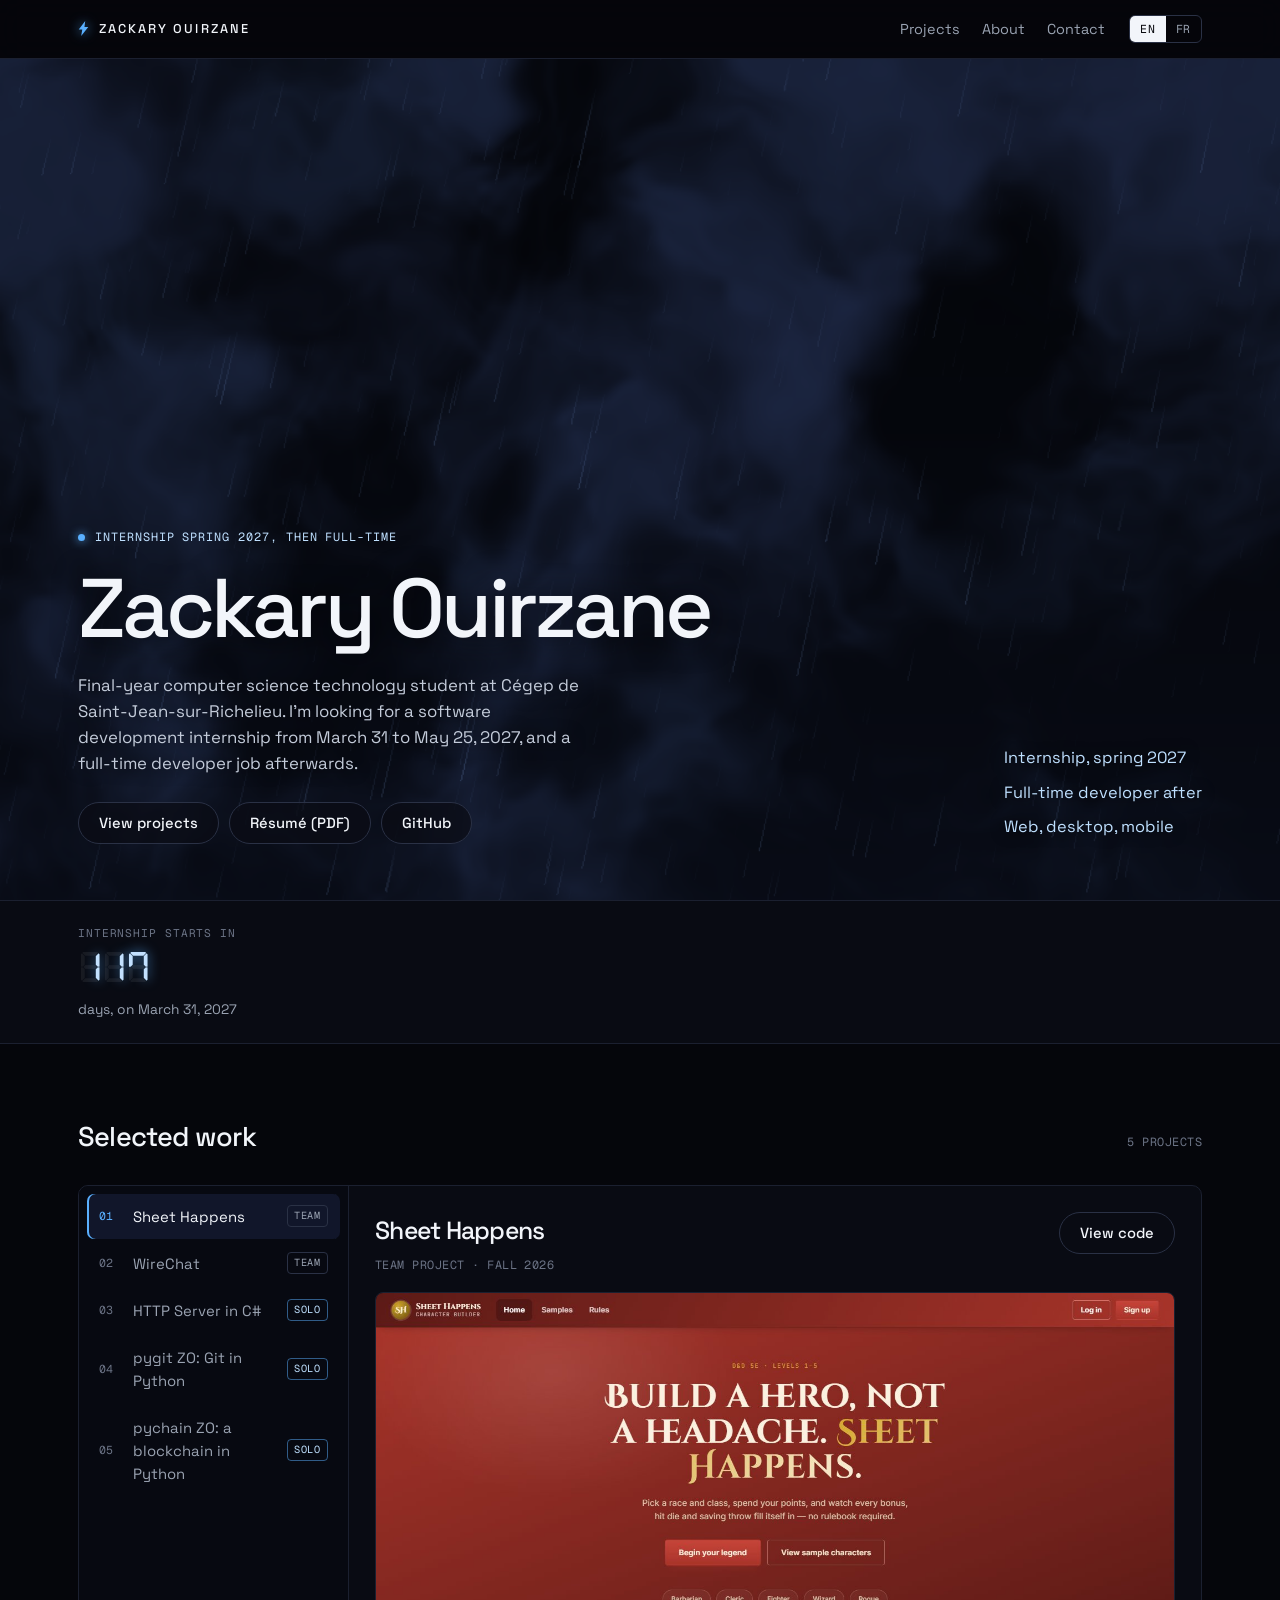
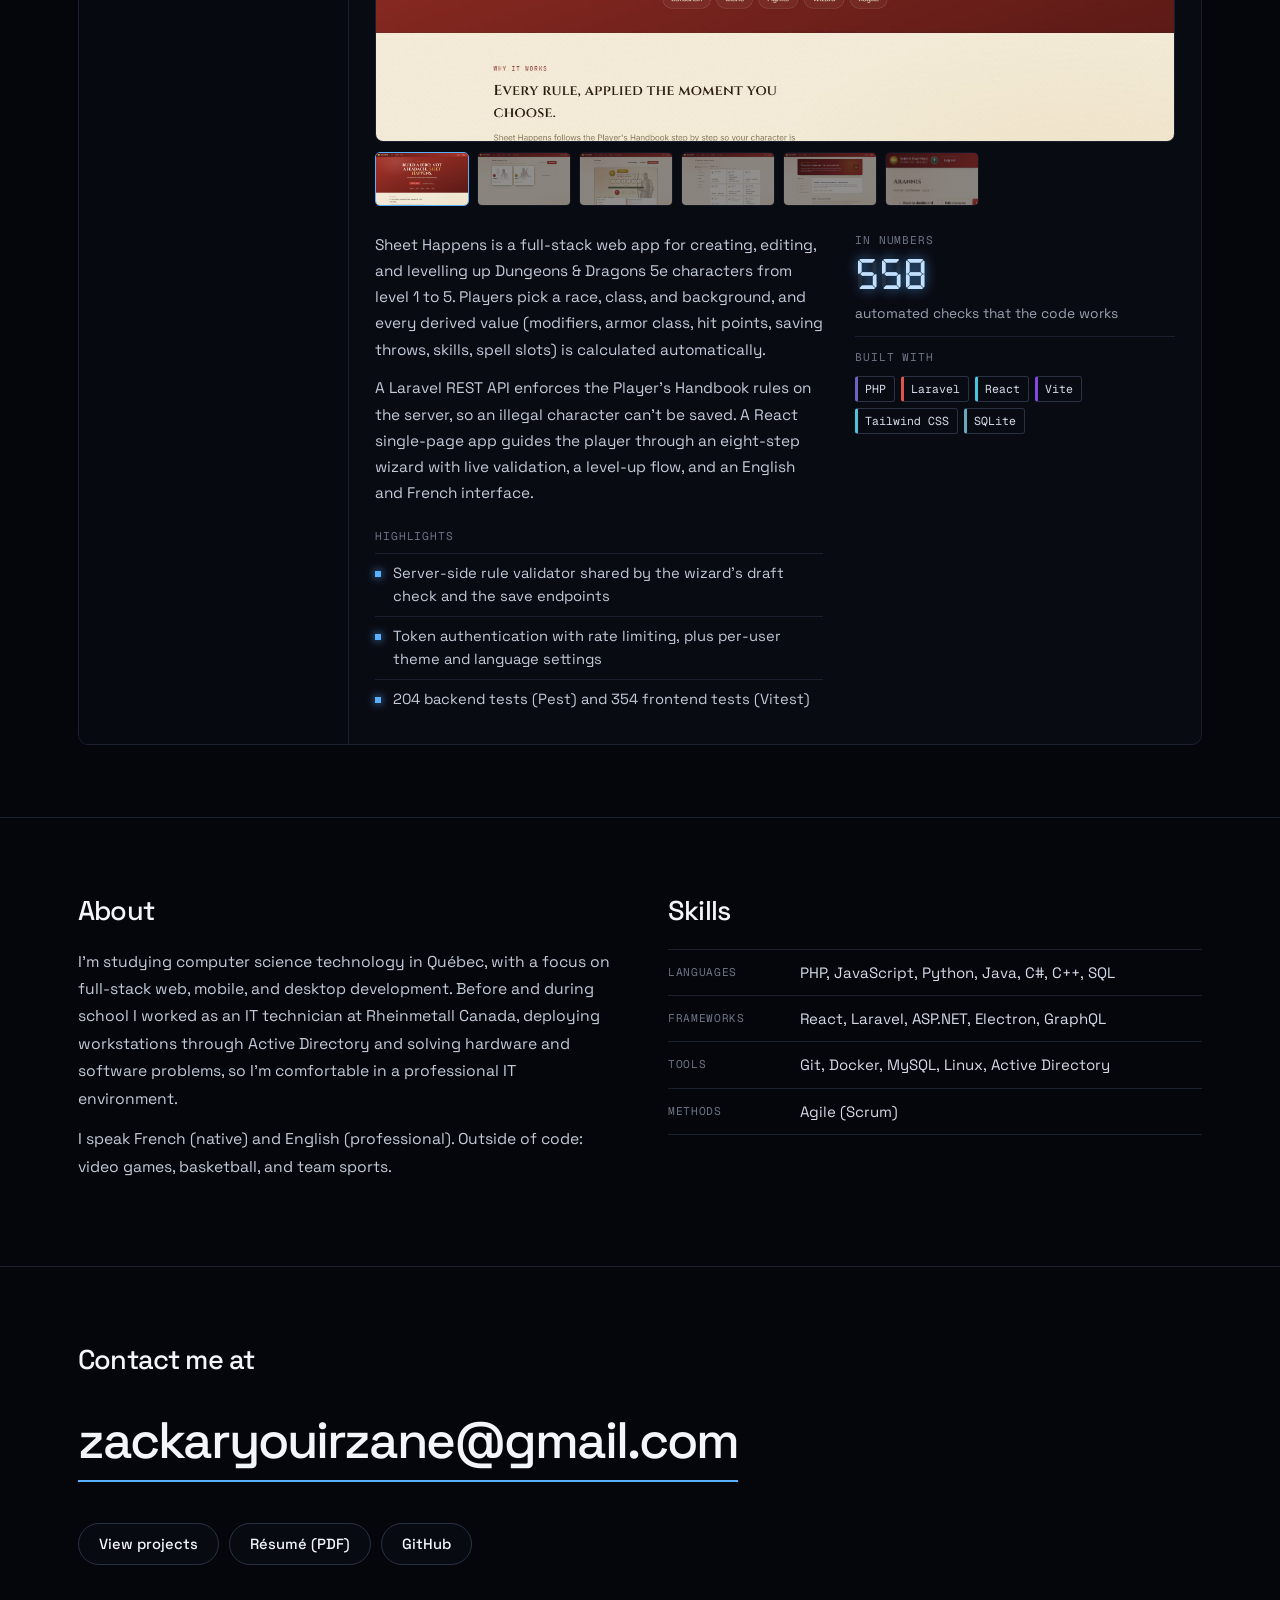
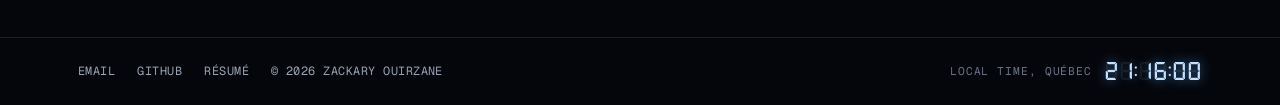
<file: index.html>
<!doctype html>
<html lang="en">
<head>
<meta charset="utf-8">
<meta name="viewport" content="width=device-width, initial-scale=1">
<title>Zackary Ouirzane — Developer</title>
<meta name="description" content="Portfolio of Zackary Ouirzane, a computer science technology student seeking a software development internship in spring 2027 and a developer job afterwards.">
<meta name="theme-color" content="#05060B">
<script type="importmap">
{ "imports": { "three": "./vendor/three/three.module.min.js", "three/addons/": "./vendor/three/addons/" } }
</script>
<link rel="stylesheet" href="styles.css">
</head>
<body>

<header class="nav">
  <div class="wrap nav-inner">
    <a class="brand" href="#top">
      <svg class="bolt" viewBox="0 0 16 22" aria-hidden="true"><path d="M10.5 0 1 12.5h5.2L4.6 22 15 8.8H9.4z" fill="currentColor"/></svg>
      <span>ZACKARY OUIRZANE</span>
    </a>
    <div class="nav-right">
      <nav aria-label="Main">
        <a href="#projects" data-i18n="navProjects"></a>
        <a href="#about" data-i18n="navAbout"></a>
        <a href="#contact" data-i18n="navContact"></a>
      </nav>
      <div class="lang" role="group" aria-label="Language / Langue">
        <button type="button" data-lang="en">EN</button>
        <button type="button" data-lang="fr">FR</button>
      </div>
    </div>
  </div>
</header>

<main id="top">

  <section class="hero" id="hero">
    <canvas id="storm" aria-hidden="true"></canvas>
    <div class="glow-fallback"></div>
    <div class="wrap hero-body">
      <div class="hero-text">
        <p class="status"><span class="dot" aria-hidden="true"></span><span data-i18n="status"></span></p>
        <h1>Zackary Ouirzane</h1>
        <p class="lead" data-i18n="lead"></p>
        <p class="actions">
          <a class="btn btn-main" href="#projects" data-i18n="viewProjects"></a>
          <a class="btn" href="resume-en.pdf" data-resume data-i18n="resume"></a>
          <a class="btn" href="https://github.com/Gothrick" rel="noopener">GitHub</a>
        </p>
      </div>
      <ul class="hero-facts">
        <li data-i18n="heroFact1"></li>
        <li data-i18n="heroFact2"></li>
        <li data-i18n="heroFact3"></li>
      </ul>
    </div>
  </section>

  <section class="readouts" aria-label="At a glance">
    <div class="wrap readouts-grid">
      <div class="readout">
        <div class="label" data-i18n="statStartLabel"></div>
        <span class="seg" id="stat-days" data-ghost="888">000</span>
        <div class="sub" data-i18n="statStartSub"></div>
      </div>
    </div>
  </section>

  <section id="projects" class="section">
    <div class="wrap">
      <div class="section-head">
        <h2 data-i18n="selectedWork"></h2>
        <span class="mono muted" id="projects-count"></span>
      </div>
      <div class="workbench">
        <div class="tablist" role="tablist" aria-orientation="vertical" id="tablist" aria-label="Projects"></div>
        <div class="panel" role="tabpanel" id="panel" tabindex="0"></div>
      </div>
    </div>
  </section>

  <section id="about" class="section">
    <div class="wrap two-col">
      <div>
        <h2 data-i18n="aboutTitle"></h2>
        <p data-i18n="aboutP1"></p>
        <p data-i18n="aboutP2"></p>
      </div>
      <div>
        <h2 data-i18n="skillsTitle"></h2>
        <dl class="skills" id="skills"></dl>
      </div>
    </div>
  </section>

  <section id="contact" class="section contact">
    <div class="wrap">
      <h2 data-i18n="contactTitle"></h2>
      <p><a class="email" href="mailto:zackaryouirzane@gmail.com">zackaryouirzane@gmail.com</a></p>
      <p class="actions">
        <a class="btn btn-main" href="#projects" data-i18n="viewProjects"></a>
        <a class="btn" href="resume-en.pdf" data-resume data-i18n="resume"></a>
        <a class="btn" href="https://github.com/Gothrick" rel="noopener">GitHub</a>
      </p>
    </div>
  </section>

</main>

<footer class="footer">
  <div class="wrap footer-inner">
    <div class="footer-links mono">
      <a href="mailto:zackaryouirzane@gmail.com">Email</a>
      <a href="https://github.com/Gothrick" rel="noopener">GitHub</a>
      <a href="resume-en.pdf" data-resume data-i18n="resumeShort"></a>
      <span>© <span id="year"></span> Zackary Ouirzane</span>
    </div>
    <div class="clock">
      <span class="label" data-i18n="clockLabel"></span>
      <span class="seg" id="clock" data-ghost="88:88:88" aria-hidden="true">00:00:00</span>
    </div>
  </div>
</footer>

<script src="i18n.js"></script>
<script src="projects.js"></script>
<script src="auto-projects.js"></script>
<script src="script.js"></script>
<script type="module" src="storm.js"></script>
<noscript><p style="text-align:center;padding:2rem">This site needs JavaScript. Find my work on <a href="https://github.com/Gothrick">GitHub</a> or write to <a href="mailto:zackaryouirzane@gmail.com">zackaryouirzane@gmail.com</a>.</p></noscript>
</body>
</html>
</file>
<file: styles.css>
@font-face { font-family: "Geist Mono"; font-weight: 400; font-display: swap; src: url(fonts/geist-mono-latin-400-normal.woff2) format("woff2"); }
@font-face { font-family: "Geist Mono"; font-weight: 500; font-display: swap; src: url(fonts/geist-mono-latin-500-normal.woff2) format("woff2"); }
@font-face { font-family: "Space Grotesk"; font-weight: 400; font-display: swap; src: url(fonts/space-grotesk-latin-400-normal.woff2) format("woff2"); }
@font-face { font-family: "Space Grotesk"; font-weight: 500; font-display: swap; src: url(fonts/space-grotesk-latin-500-normal.woff2) format("woff2"); }
@font-face { font-family: "DSEG7"; font-weight: 700; font-display: swap; src: url(fonts/DSEG7Classic-Bold.woff2) format("woff2"); }

:root {
  --bg: #05060B;
  --panel: #090B13;
  --panel-2: #0D1019;
  --line: #1B2030;
  --line-2: #2A3145;
  --text: #F2F5FA;
  --soft: #9AA3B2;
  --faint: #6B7385;
  --blue: #5AB0FF;
  --ice: #BFE0FF;
  --sans: "Space Grotesk", system-ui, -apple-system, "Segoe UI", Roboto, sans-serif;
  --mono: "Geist Mono", ui-monospace, Consolas, Menlo, monospace;
  --seg: "DSEG7", var(--mono);
}

* { box-sizing: border-box; }
html { scroll-behavior: smooth; scrollbar-width: thin; scrollbar-color: var(--line-2) var(--bg); }
@media (prefers-reduced-motion: reduce) { html { scroll-behavior: auto; } }
body { margin: 0; background: var(--bg); color: var(--text); font-family: var(--sans); line-height: 1.55; -webkit-font-smoothing: antialiased; }
a { color: inherit; text-decoration: none; }
:focus-visible { outline: 2px solid var(--blue); outline-offset: 3px; }
h1, h2, h3 { font-weight: 500; margin: 0; letter-spacing: -0.03em; }
p { margin: 0 0 0.8rem; }
.wrap { max-width: 1180px; margin-inline: auto; padding-inline: 28px; }
.mono { font-family: var(--mono); font-size: 0.74rem; letter-spacing: 0.04em; text-transform: uppercase; }
.muted { color: var(--faint); }
.label { font-family: var(--mono); font-size: 0.7rem; letter-spacing: 0.08em; text-transform: uppercase; color: var(--faint); margin-bottom: 10px; }

/* segment-display numbers, in lightning blue */
.seg { font-family: var(--seg); font-weight: 700; color: var(--ice); position: relative; display: inline-block; line-height: 1; white-space: pre; font-size: 1.9rem; text-shadow: 0 0 12px rgba(90, 176, 255, 0.75); }
.seg::before { content: attr(data-ghost); position: absolute; left: 0; top: 0; color: #fff; opacity: 0.06; text-shadow: none; }

/* nav */
.nav { position: sticky; top: 0; z-index: 20; background: rgba(5, 6, 11, 0.6); backdrop-filter: blur(14px); border-bottom: 1px solid var(--line); }
.nav-inner { display: flex; justify-content: space-between; align-items: center; min-height: 58px; gap: 16px; }
.brand { display: flex; align-items: center; gap: 10px; font-size: 0.8rem; letter-spacing: 0.16em; font-weight: 500; }
.bolt { width: 11px; height: 15px; color: var(--blue); filter: drop-shadow(0 0 6px rgba(90, 176, 255, 0.8)); }
.nav-right { display: flex; align-items: center; gap: 24px; }
.nav nav { display: flex; gap: 22px; font-size: 0.9rem; color: var(--soft); }
.nav nav a:hover { color: var(--text); }
.lang { display: flex; border: 1px solid var(--line-2); border-radius: 6px; overflow: hidden; font-family: var(--mono); }
.lang button { all: unset; cursor: pointer; font-size: 0.72rem; letter-spacing: 0.06em; padding: 4px 10px; color: var(--soft); }
.lang button[aria-pressed="true"] { background: var(--text); color: var(--bg); }
.lang button:focus-visible { outline: 2px solid var(--blue); outline-offset: -2px; }

/* hero */
.hero { position: relative; min-height: calc(100vh - 58px); min-height: calc(100svh - 58px); overflow: hidden; display: flex; align-items: flex-end; border-bottom: 1px solid var(--line); }
.hero canvas { position: absolute; inset: 0; width: 100%; height: 100%; display: block; pointer-events: none; }
.glow-fallback { position: absolute; inset: 0; background: radial-gradient(60% 50% at 62% 40%, rgba(90, 176, 255, 0.25), rgba(90, 176, 255, 0) 70%); display: none; }
.no-gl .glow-fallback { display: block; }
.hero-body { position: relative; z-index: 2; width: 100%; display: grid; grid-template-columns: minmax(0, 1.25fr) minmax(0, 0.75fr); gap: 40px; align-items: end; padding-block: 0 56px; pointer-events: none; }
.hero-body a { pointer-events: auto; }
.status { display: flex; align-items: center; gap: 10px; font-family: var(--mono); font-size: 0.74rem; letter-spacing: 0.08em; text-transform: uppercase; color: var(--ice); margin-bottom: 20px; }
.dot { width: 7px; height: 7px; border-radius: 50%; background: var(--blue); box-shadow: 0 0 10px var(--blue); }
h1 { font-size: clamp(2.6rem, 6.6vw, 5.2rem); line-height: 1; letter-spacing: -0.045em; margin-bottom: 22px; text-shadow: 0 2px 30px rgba(5, 6, 11, 0.85); }
.lead { color: #C3CBD9; max-width: 520px; font-size: 1.05rem; text-shadow: 0 1px 16px rgba(5, 6, 11, 0.9); margin-bottom: 26px; }
.actions { display: flex; flex-wrap: wrap; gap: 10px; margin: 0; }
.btn { display: inline-block; font: 500 0.92rem var(--sans); padding: 11px 20px; border-radius: 999px; border: 1px solid var(--line-2); background: rgba(10, 12, 20, 0.7); color: var(--text); transition: border-color 0.2s, box-shadow 0.2s, background 0.2s; cursor: pointer; }
.btn:hover { border-color: var(--blue); box-shadow: 0 0 18px rgba(90, 176, 255, 0.3); }
.btn-main { background: rgba(10, 12, 20, 0.7); }
.hero-facts { list-style: none; margin: 0; padding: 0; justify-self: end; font-size: 1.02rem; line-height: 2.1; color: var(--ice); text-shadow: 0 1px 14px rgba(5, 6, 11, 0.9); }

/* readouts */
.readouts { border-bottom: 1px solid var(--line); background: var(--panel); }
.readouts-grid { display: block; }
.readout { padding: 24px 0; }
.readout .sub { font-size: 0.86rem; color: var(--soft); margin-top: 10px; line-height: 1.4; }

/* sections */
.section { padding-block: 72px; border-bottom: 1px solid var(--line); scroll-margin-top: 58px; }
.section-head { display: flex; justify-content: space-between; align-items: baseline; margin-bottom: 26px; }
h2 { font-size: 1.7rem; margin-bottom: 16px; }
.section-head h2 { margin: 0; }

/* projects: tab list on the left, the selected project on the right */
.workbench { display: grid; grid-template-columns: 270px minmax(0, 1fr); border: 1px solid var(--line); border-radius: 10px; overflow: hidden; background: var(--panel); }
.tablist { display: flex; flex-direction: column; border-right: 1px solid var(--line); background: #070911; padding: 8px; gap: 2px; }
.tab { all: unset; box-sizing: border-box; cursor: pointer; display: grid; grid-template-columns: 26px 1fr auto; align-items: center; gap: 8px; padding: 11px 12px; border-radius: 7px; color: var(--soft); font-size: 0.93rem; position: relative; }
.tab .idx { font-family: var(--mono); font-size: 0.72rem; color: var(--faint); }
.tab:hover { background: #0C0F1A; color: var(--text); }
.tab[aria-selected="true"] { background: #11162A; color: var(--text); box-shadow: inset 2px 0 0 var(--blue); }
.tab[aria-selected="true"] .idx { color: var(--blue); }
.tab:focus-visible { outline: 2px solid var(--blue); outline-offset: -2px; }
.kind { font-family: var(--mono); font-size: 0.64rem; letter-spacing: 0.08em; text-transform: uppercase; padding: 2px 6px; border: 1px solid var(--line-2); border-radius: 4px; color: var(--soft); }
.kind.solo { color: var(--ice); border-color: rgba(90, 176, 255, 0.5); }

.panel { padding: 26px; min-width: 0; outline: none; }
.panel-head { display: flex; justify-content: space-between; align-items: flex-start; gap: 16px; margin-bottom: 18px; flex-wrap: wrap; }
.panel-head h3 { font-size: 1.55rem; }
.panel-head .meta { font-family: var(--mono); font-size: 0.74rem; letter-spacing: 0.04em; text-transform: uppercase; color: var(--faint); margin-top: 6px; }
.shot { aspect-ratio: 16 / 9; background: #0A0D16; border: 1px solid var(--line); border-radius: 8px; display: flex; align-items: center; justify-content: center; color: var(--faint); font-family: var(--mono); font-size: 0.74rem; overflow: hidden; }
.shot img { width: 100%; height: 100%; object-fit: cover; object-position: top; display: block; }
.thumbs { display: flex; gap: 8px; margin: 10px 0 22px; overflow-x: auto; padding-bottom: 4px; scrollbar-width: thin; }
.thumb { all: unset; cursor: pointer; flex: 0 0 92px; aspect-ratio: 16 / 9; border: 1px solid var(--line); border-radius: 5px; overflow: hidden; opacity: 0.55; transition: opacity 0.15s, border-color 0.15s; }
.thumb img { width: 100%; height: 100%; object-fit: cover; object-position: top; display: block; }
.thumb:hover { opacity: 0.9; }
.thumb[aria-current="true"] { opacity: 1; border-color: var(--blue); }
.thumb:focus-visible { outline: 2px solid var(--blue); outline-offset: 2px; }
.panel-cols { display: grid; grid-template-columns: minmax(0, 1.4fr) minmax(0, 1fr); gap: 32px; }
.prose p { font-size: 0.96rem; color: #C3CBD9; line-height: 1.7; }
.sub-h { font-family: var(--mono); font-size: 0.7rem; letter-spacing: 0.08em; text-transform: uppercase; color: var(--faint); margin: 22px 0 8px; font-weight: 400; }
.highlights { list-style: none; margin: 0; padding: 0; font-size: 0.92rem; color: #C3CBD9; }
.highlights li { padding: 8px 0 8px 18px; border-top: 1px solid var(--line); position: relative; line-height: 1.55; }
.highlights li::before { content: ""; position: absolute; left: 0; top: 17px; width: 6px; height: 6px; background: var(--blue); box-shadow: 0 0 8px var(--blue); }
.side .row { border-top: 1px solid var(--line); padding: 12px 0; font-size: 0.92rem; }
.side .row:first-child { border-top: 0; padding-top: 0; }
.side .stat .what { font-size: 0.86rem; color: var(--soft); margin-top: 8px; line-height: 1.4; }
.side .btns { display: grid; gap: 8px; margin-top: 6px; }
.side .btn { text-align: center; }
.pills { list-style: none; padding: 0; margin: 0; display: flex; flex-wrap: wrap; gap: 6px; }
.pills li { font-family: var(--mono); font-size: 0.72rem; padding: 3px 8px 3px 7px; border: 1px solid var(--line-2); border-left: 3px solid var(--bar, var(--faint)); border-radius: 3px; color: #D5DBE8; }

/* about, skills */
.two-col { display: grid; grid-template-columns: 1fr 1fr; gap: 56px; }
.two-col p { font-size: 0.98rem; color: #C3CBD9; line-height: 1.75; }
.skills { margin: 0; border-bottom: 1px solid var(--line); }
.skills > div { display: grid; grid-template-columns: 120px 1fr; gap: 12px; padding: 11px 0; border-top: 1px solid var(--line); font-size: 0.94rem; }
.skills dt { font-family: var(--mono); font-size: 0.7rem; letter-spacing: 0.06em; text-transform: uppercase; color: var(--faint); padding-top: 3px; }
.skills dd { margin: 0; color: #D5DBE8; }

.contact { text-align: left; }
.email { display: inline-block; font-size: clamp(1.5rem, 5vw, 3.2rem); font-weight: 500; letter-spacing: -0.04em; overflow-wrap: anywhere; border-bottom: 2px solid var(--blue); margin: 4px 0 28px; transition: color 0.15s, text-shadow 0.15s; }
.email:hover { color: var(--ice); text-shadow: 0 0 22px rgba(90, 176, 255, 0.6); }

.footer-inner { display: flex; justify-content: space-between; align-items: center; flex-wrap: wrap; gap: 18px; padding-block: 24px; }
.footer-links { display: flex; flex-wrap: wrap; gap: 8px 22px; color: var(--soft); }
.footer-links a:hover { color: var(--text); }
.clock { display: flex; align-items: center; gap: 12px; }
.clock .label { margin: 0; }
.clock .seg { font-size: 1.15rem; }

@media (prefers-reduced-motion: no-preference) {
  .dot { animation: pulse 2.4s ease-in-out infinite; }
  @keyframes pulse { 50% { opacity: 0.35; } }
  .panel > * { animation: rise 0.28s ease both; }
  @keyframes rise { from { opacity: 0; transform: translateY(6px); } }
}

@media (max-width: 900px) {
  .hero-body { grid-template-columns: 1fr; gap: 24px; padding-bottom: 40px; }
  .hero-facts { justify-self: start; font-size: 0.96rem; line-height: 1.9; }
  .workbench { grid-template-columns: 1fr; }
  .tablist { flex-direction: row; overflow-x: auto; border-right: 0; border-bottom: 1px solid var(--line); scrollbar-width: thin; }
  .tab { grid-template-columns: auto auto auto; flex: 0 0 auto; white-space: nowrap; }
  .tab[aria-selected="true"] { box-shadow: inset 0 -2px 0 var(--blue); }
  .panel { padding: 18px; }
  .panel-cols { grid-template-columns: 1fr; gap: 20px; }
  .two-col { grid-template-columns: 1fr; gap: 36px; }
}
@media (max-width: 640px) {
  .wrap { padding-inline: 18px; }
  .nav nav { display: none; }
  .brand span { letter-spacing: 0.1em; font-size: 0.74rem; }
  .readout { padding: 18px 0; display: grid; grid-template-columns: 110px 1fr; column-gap: 14px; align-items: center; }
  .readout .label { grid-column: 1 / -1; margin-bottom: 6px; }
  .readout .sub { margin: 0; }
  .section { padding-block: 52px; }
}
</file>
